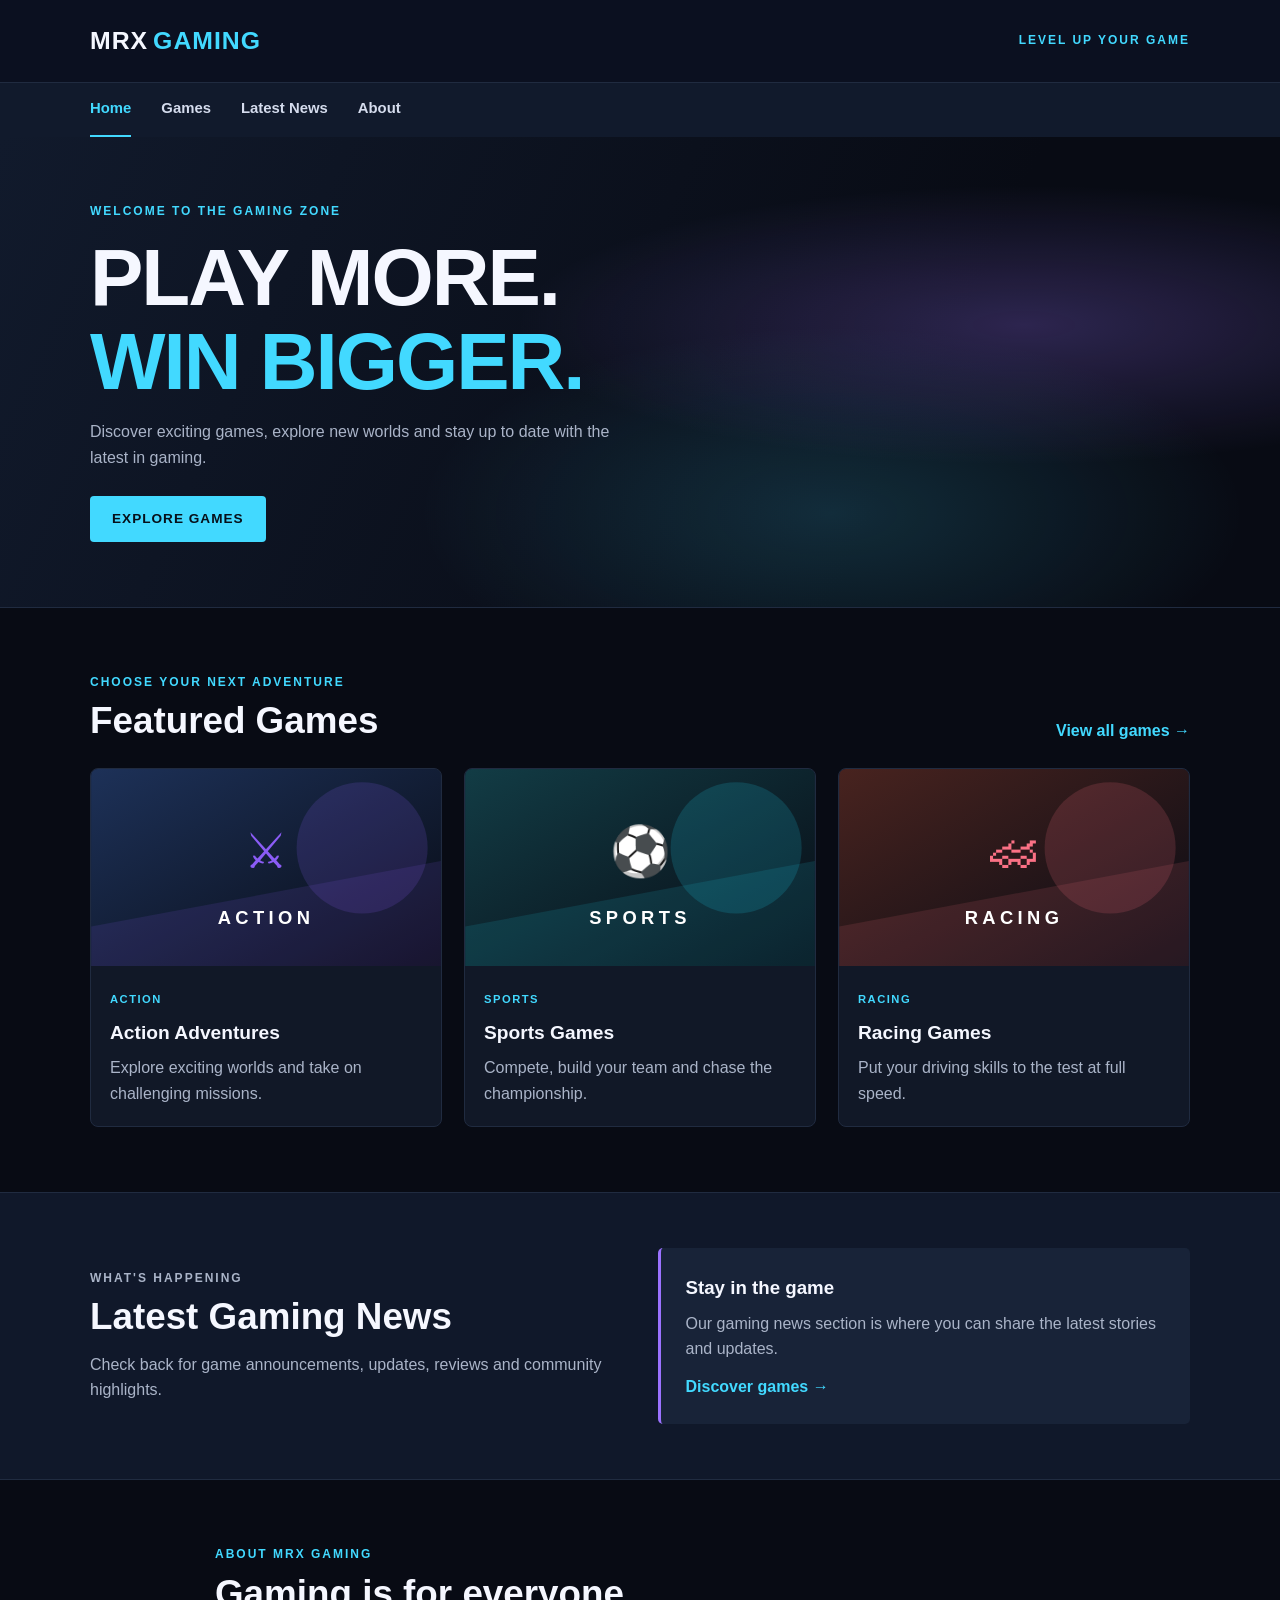
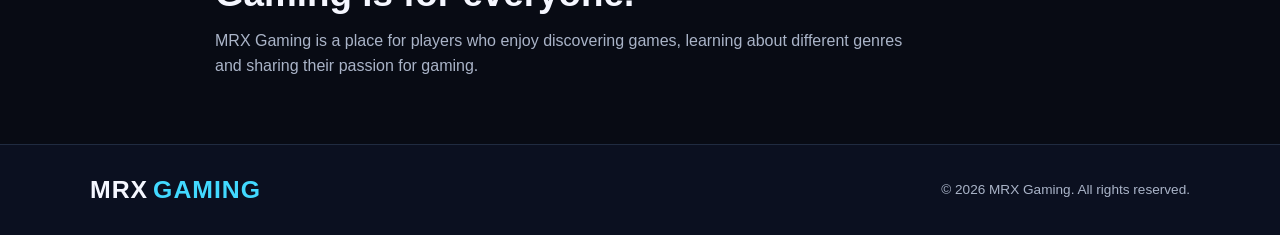
<file: week01/MRX-GAMING/MRX-GAMING/index.html>
<!DOCTYPE html>
<html lang="en">
<head>
    <meta charset="UTF-8">
    <meta name="viewport" content="width=device-width, initial-scale=1.0">
    <meta name="description" content="MRX Gaming - discover games, news and gaming highlights.">
    <title>MRX Gaming | Home</title>
    <link rel="stylesheet" href="css/style.css">
</head>
<body>
    <header class="site-header">
        <div class="container header-content">
            <a class="logo" href="index.html">MRX<span>GAMING</span></a>
            <p class="tagline">LEVEL UP YOUR GAME</p>
        </div>
    </header>

    <nav class="site-nav" aria-label="Main navigation">
        <div class="container nav-content">
            <a class="active" href="index.html">Home</a>
            <a href="games.html">Games</a>
            <a href="#news">Latest News</a>
            <a href="#about">About</a>
        </div>
    </nav>

    <main>
        <section class="hero">
            <div class="container hero-content">
                <p class="eyebrow">WELCOME TO THE GAMING ZONE</p>
                <h1>PLAY MORE.<br><span>WIN BIGGER.</span></h1>
                <p class="hero-copy">Discover exciting games, explore new worlds and stay up to date with the latest in gaming.</p>
                <a class="button" href="games.html">EXPLORE GAMES</a>
            </div>
        </section>

        <section class="section container">
            <div class="section-heading">
                <div>
                    <p class="eyebrow">CHOOSE YOUR NEXT ADVENTURE</p>
                    <h2>Featured Games</h2>
                </div>
                <a class="text-link" href="games.html">View all games &rarr;</a>
            </div>
            <div class="game-grid">
                <article class="game-card">
                    <img src="images/action.svg" alt="Illustration of an action adventure game">
                    <div class="card-content">
                        <span class="game-type">ACTION</span>
                        <h3>Action Adventures</h3>
                        <p>Explore exciting worlds and take on challenging missions.</p>
                    </div>
                </article>
                <article class="game-card">
                    <img src="images/sports.svg" alt="Illustration of a football sports game">
                    <div class="card-content">
                        <span class="game-type">SPORTS</span>
                        <h3>Sports Games</h3>
                        <p>Compete, build your team and chase the championship.</p>
                    </div>
                </article>
                <article class="game-card">
                    <img src="images/racing.svg" alt="Illustration of a racing game">
                    <div class="card-content">
                        <span class="game-type">RACING</span>
                        <h3>Racing Games</h3>
                        <p>Put your driving skills to the test at full speed.</p>
                    </div>
                </article>
            </div>
        </section>

        <section class="news-section" id="news">
            <div class="container news-layout">
                <div>
                    <p class="eyebrow">WHAT'S HAPPENING</p>
                    <h2>Latest Gaming News</h2>
                    <p>Check back for game announcements, updates, reviews and community highlights.</p>
                </div>
                <div class="news-panel">
                    <h3>Stay in the game</h3>
                    <p>Our gaming news section is where you can share the latest stories and updates.</p>
                    <a class="text-link" href="games.html">Discover games &rarr;</a>
                </div>
            </div>
        </section>

        <section class="section container about-section" id="about">
            <p class="eyebrow">ABOUT MRX GAMING</p>
            <h2>Gaming is for everyone.</h2>
            <p>MRX Gaming is a place for players who enjoy discovering games, learning about different genres and sharing their passion for gaming.</p>
        </section>
    </main>

    <footer class="site-footer">
        <div class="container footer-content">
            <a class="logo" href="index.html">MRX<span>GAMING</span></a>
            <p>&copy; 2026 MRX Gaming. All rights reserved.</p>
        </div>
    </footer>
</body>
</html>
</file>
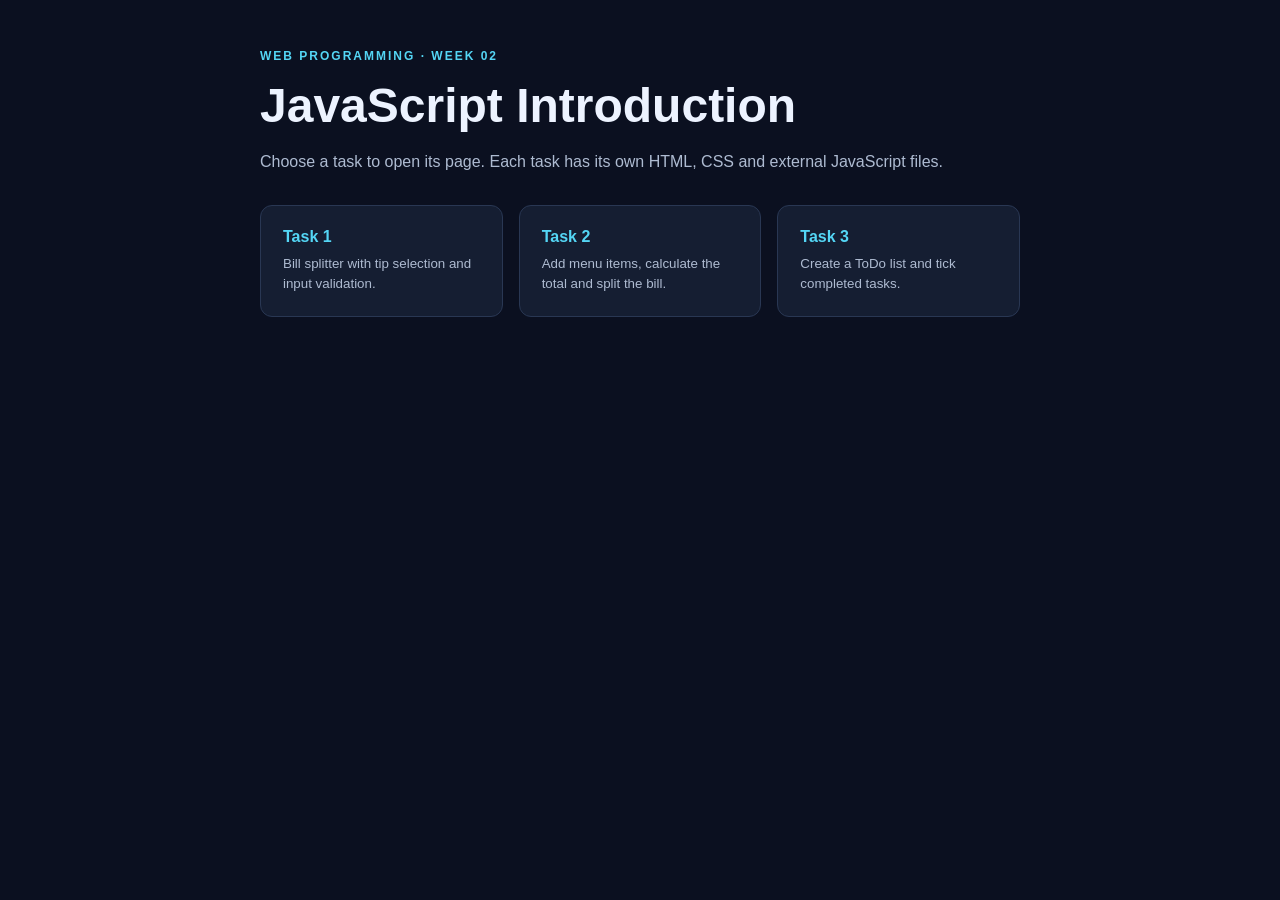
<file: week02/WEEK-02-JAVASCRIPT/WEEK-02-JAVASCRIPT/index.html>
<!DOCTYPE html>
<html lang="en">
<head>
    <meta charset="UTF-8">
    <meta name="viewport" content="width=device-width, initial-scale=1.0">
    <title>Week 2 JavaScript Tasks</title>
    <style>
        * { box-sizing: border-box; }
        body { margin: 0; padding: 35px 16px; background: #0b1020; color: #edf3ff; font-family: Arial, sans-serif; }
        main { width: min(760px, 100%); margin: auto; }
        .eyebrow { color: #54d6f5; font-size: .75rem; font-weight: bold; letter-spacing: 2px; }
        h1 { font-size: clamp(2rem, 7vw, 3rem); margin: 8px 0; }
        p { color: #aebbd1; line-height: 1.6; }
        .cards { display: grid; grid-template-columns: repeat(3, 1fr); gap: 16px; margin-top: 30px; }
        a { display: block; padding: 22px; border: 1px solid #293753; border-radius: 12px; background: #151e32; color: white; text-decoration: none; }
        a:hover { border-color: #54d6f5; transform: translateY(-2px); }
        a strong { display: block; color: #54d6f5; margin-bottom: 8px; }
        small { color: #aebbd1; line-height: 1.5; }
        @media (max-width: 620px) { .cards { grid-template-columns: 1fr; } }
    </style>
</head>
<body>
    <main>
        <p class="eyebrow">WEB PROGRAMMING · WEEK 02</p>
        <h1>JavaScript Introduction</h1>
        <p>Choose a task to open its page. Each task has its own HTML, CSS and external JavaScript files.</p>
        <section class="cards">
            <a href="task1/index.html"><strong>Task 1</strong><small>Bill splitter with tip selection and input validation.</small></a>
            <a href="task2/index.html"><strong>Task 2</strong><small>Add menu items, calculate the total and split the bill.</small></a>
            <a href="task3/index.html"><strong>Task 3</strong><small>Create a ToDo list and tick completed tasks.</small></a>
        </section>
    </main>
</body>
</html>
</file>
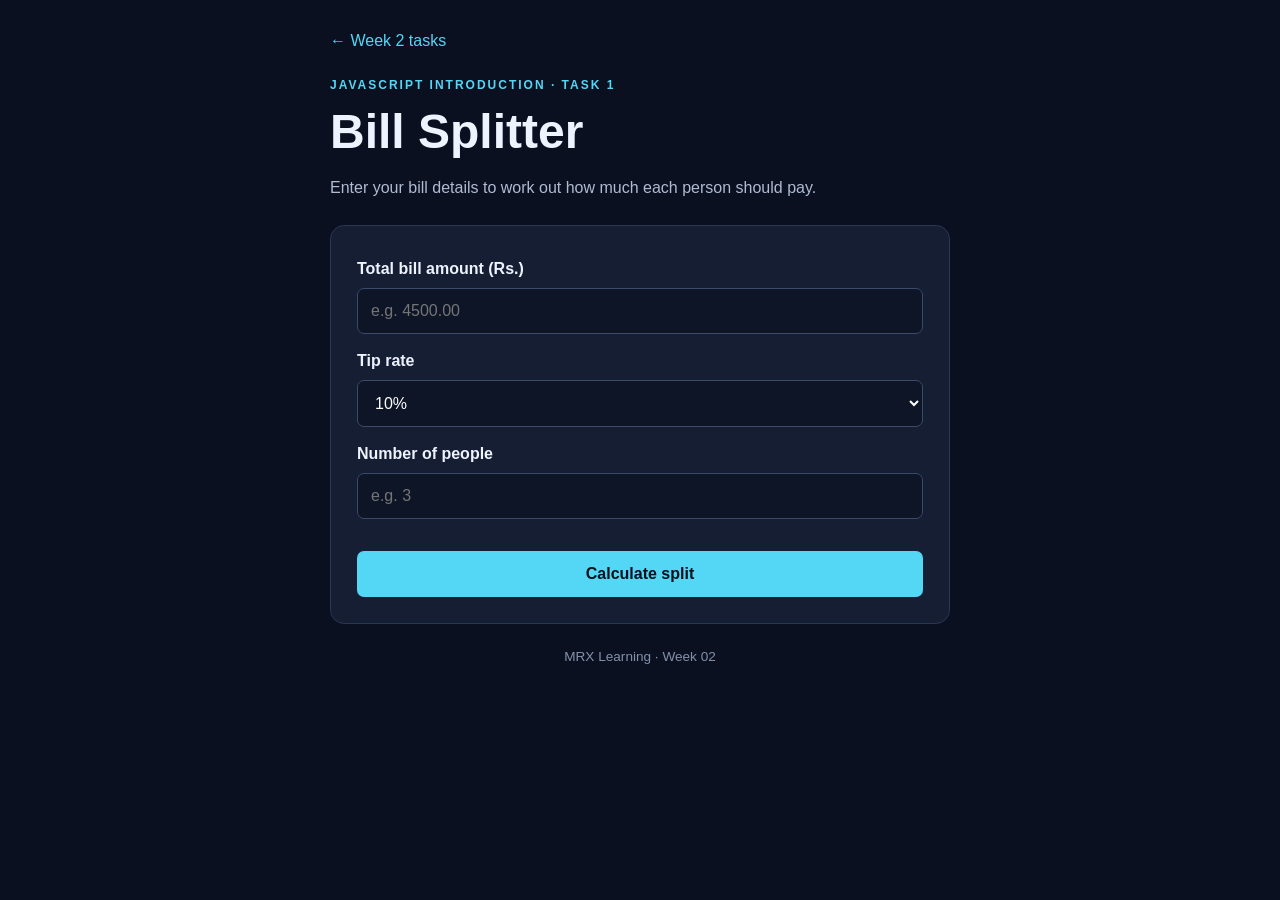
<file: week02/WEEK-02-JAVASCRIPT/WEEK-02-JAVASCRIPT/task1/index.html>
<!DOCTYPE html>
<html lang="en">
<head>
    <meta charset="UTF-8">
    <meta name="viewport" content="width=device-width, initial-scale=1.0">
    <title>Task 1 | Bill Splitter</title>
    <link rel="stylesheet" href="style.css">
    <script src="script.js" defer></script>
</head>
<body>
    <main class="container">
        <a class="back-link" href="../index.html">← Week 2 tasks</a>
        <header>
            <p class="eyebrow">JAVASCRIPT INTRODUCTION · TASK 1</p>
            <h1>Bill Splitter</h1>
            <p>Enter your bill details to work out how much each person should pay.</p>
        </header>

        <section class="panel">
            <form id="billForm" novalidate>
                <label for="billAmount">Total bill amount (Rs.)</label>
                <input id="billAmount" type="number" min="0.01" step="0.01" placeholder="e.g. 4500.00">

                <label for="tipRate">Tip rate</label>
                <select id="tipRate">
                    <option value="0">0%</option>
                    <option value="5">5%</option>
                    <option value="10" selected>10%</option>
                    <option value="15">15%</option>
                    <option value="20">20%</option>
                </select>

                <label for="people">Number of people</label>
                <input id="people" type="number" min="1" step="1" placeholder="e.g. 3">

                <div id="errors" class="errors" role="alert" aria-live="polite"></div>
                <button type="submit">Calculate split</button>
            </form>

            <section id="result" class="result" aria-live="polite" hidden>
                <h2>Bill summary</h2>
                <div class="result-row"><span>Original bill</span><strong id="originalBill">—</strong></div>
                <div class="result-row"><span>Tip amount</span><strong id="tipAmount">—</strong></div>
                <div class="result-row"><span>Total with tip</span><strong id="totalBill">—</strong></div>
                <div class="result-row per-person"><span>Each person pays</span><strong id="perPerson">—</strong></div>
            </section>
        </section>
        <footer>MRX Learning · Week 02</footer>
    </main>
</body>
</html>
</file>
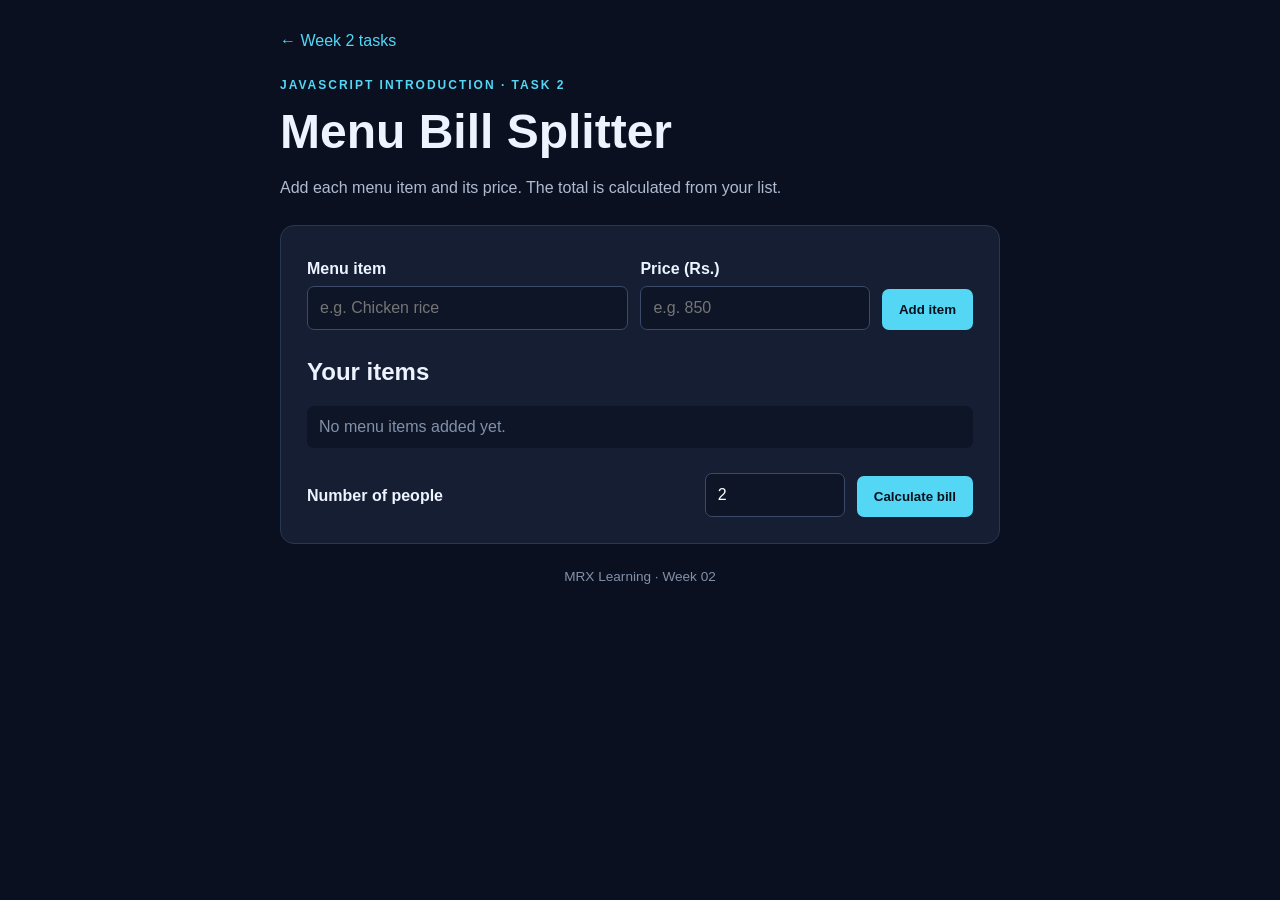
<file: week02/WEEK-02-JAVASCRIPT/WEEK-02-JAVASCRIPT/task2/index.html>
<!DOCTYPE html>
<html lang="en">
<head>
    <meta charset="UTF-8">
    <meta name="viewport" content="width=device-width, initial-scale=1.0">
    <title>Task 2 | Menu Bill Splitter</title>
    <link rel="stylesheet" href="style.css">
    <script src="script.js" defer></script>
</head>
<body>
    <main class="container">
        <a class="back-link" href="../index.html">← Week 2 tasks</a>
        <header>
            <p class="eyebrow">JAVASCRIPT INTRODUCTION · TASK 2</p>
            <h1>Menu Bill Splitter</h1>
            <p>Add each menu item and its price. The total is calculated from your list.</p>
        </header>

        <section class="panel">
            <form id="itemForm" class="item-form" novalidate>
                <div>
                    <label for="itemName">Menu item</label>
                    <input id="itemName" type="text" placeholder="e.g. Chicken rice">
                </div>
                <div>
                    <label for="itemPrice">Price (Rs.)</label>
                    <input id="itemPrice" type="number" min="0.01" step="0.01" placeholder="e.g. 850">
                </div>
                <button type="submit">Add item</button>
            </form>
            <div id="errors" class="errors" role="alert" aria-live="polite"></div>

            <h2>Your items</h2>
            <ul id="itemList" class="item-list">
                <li class="empty">No menu items added yet.</li>
            </ul>

            <div class="split-controls">
                <label for="people">Number of people</label>
                <input id="people" type="number" min="1" step="1" value="2">
                <button id="calculateButton" type="button">Calculate bill</button>
            </div>

            <section id="result" class="result" aria-live="polite" hidden>
                <div class="result-row"><span>Bill total</span><strong id="billTotal">—</strong></div>
                <div class="result-row per-person"><span>Each person pays</span><strong id="perPerson">—</strong></div>
            </section>
        </section>
        <footer>MRX Learning · Week 02</footer>
    </main>
</body>
</html>
</file>
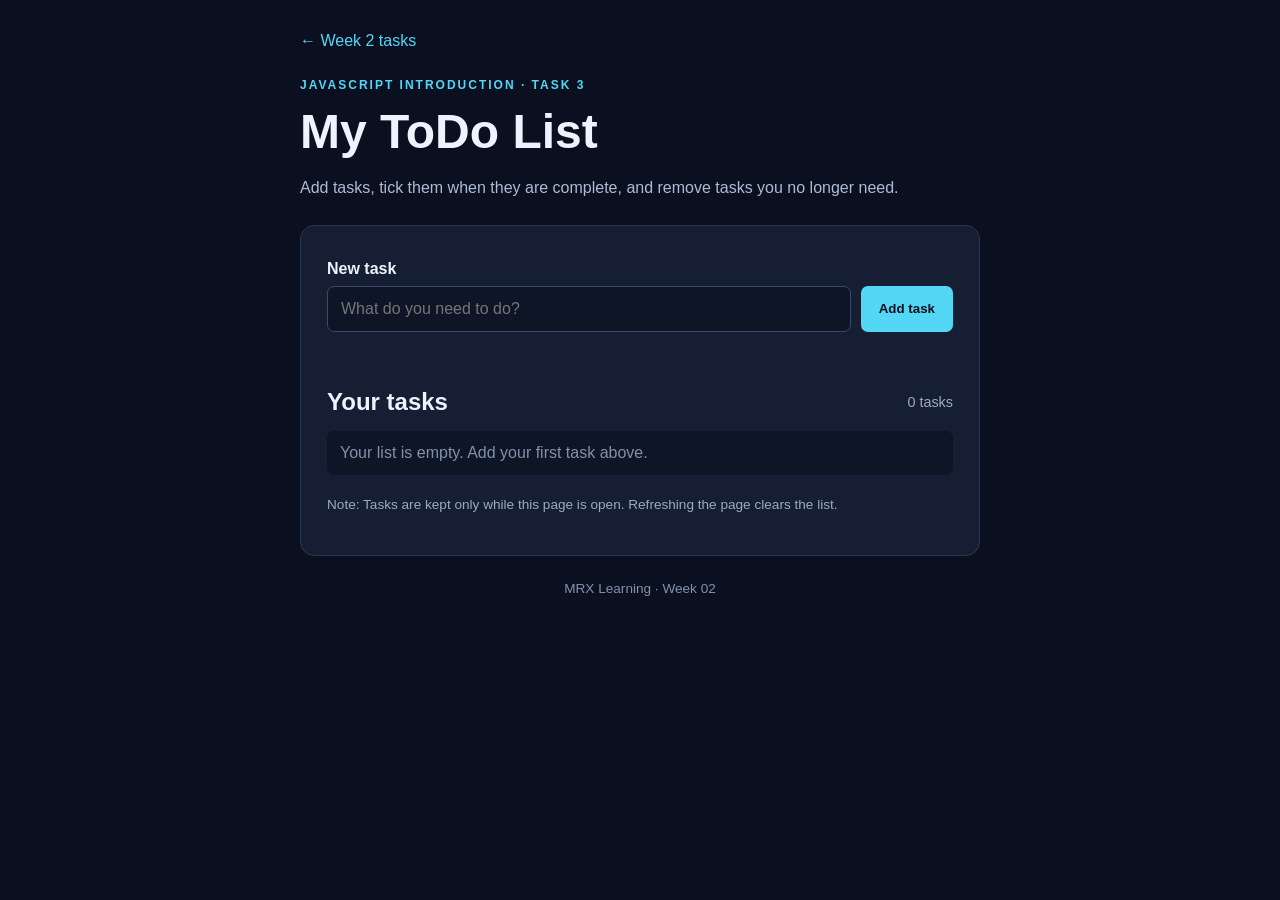
<file: week02/WEEK-02-JAVASCRIPT/WEEK-02-JAVASCRIPT/task3/index.html>
<!DOCTYPE html>
<html lang="en">
<head>
    <meta charset="UTF-8">
    <meta name="viewport" content="width=device-width, initial-scale=1.0">
    <title>Task 3 | ToDo List</title>
    <link rel="stylesheet" href="style.css">
    <script src="script.js" defer></script>
</head>
<body>
    <main class="container">
        <a class="back-link" href="../index.html">← Week 2 tasks</a>
        <header>
            <p class="eyebrow">JAVASCRIPT INTRODUCTION · TASK 3</p>
            <h1>My ToDo List</h1>
            <p>Add tasks, tick them when they are complete, and remove tasks you no longer need.</p>
        </header>

        <section class="panel">
            <form id="todoForm">
                <label for="taskInput">New task</label>
                <div class="add-row">
                    <input id="taskInput" type="text" placeholder="What do you need to do?" autocomplete="off">
                    <button type="submit">Add task</button>
                </div>
            </form>
            <p id="message" class="message" role="alert" aria-live="polite"></p>
            <div class="list-heading">
                <h2>Your tasks</h2>
                <span id="taskCount">0 tasks</span>
            </div>
            <ul id="todoList" class="todo-list">
                <li class="empty">Your list is empty. Add your first task above.</li>
            </ul>
            <p class="note">Note: Tasks are kept only while this page is open. Refreshing the page clears the list.</p>
        </section>
        <footer>MRX Learning · Week 02</footer>
    </main>
</body>
</html>
</file>
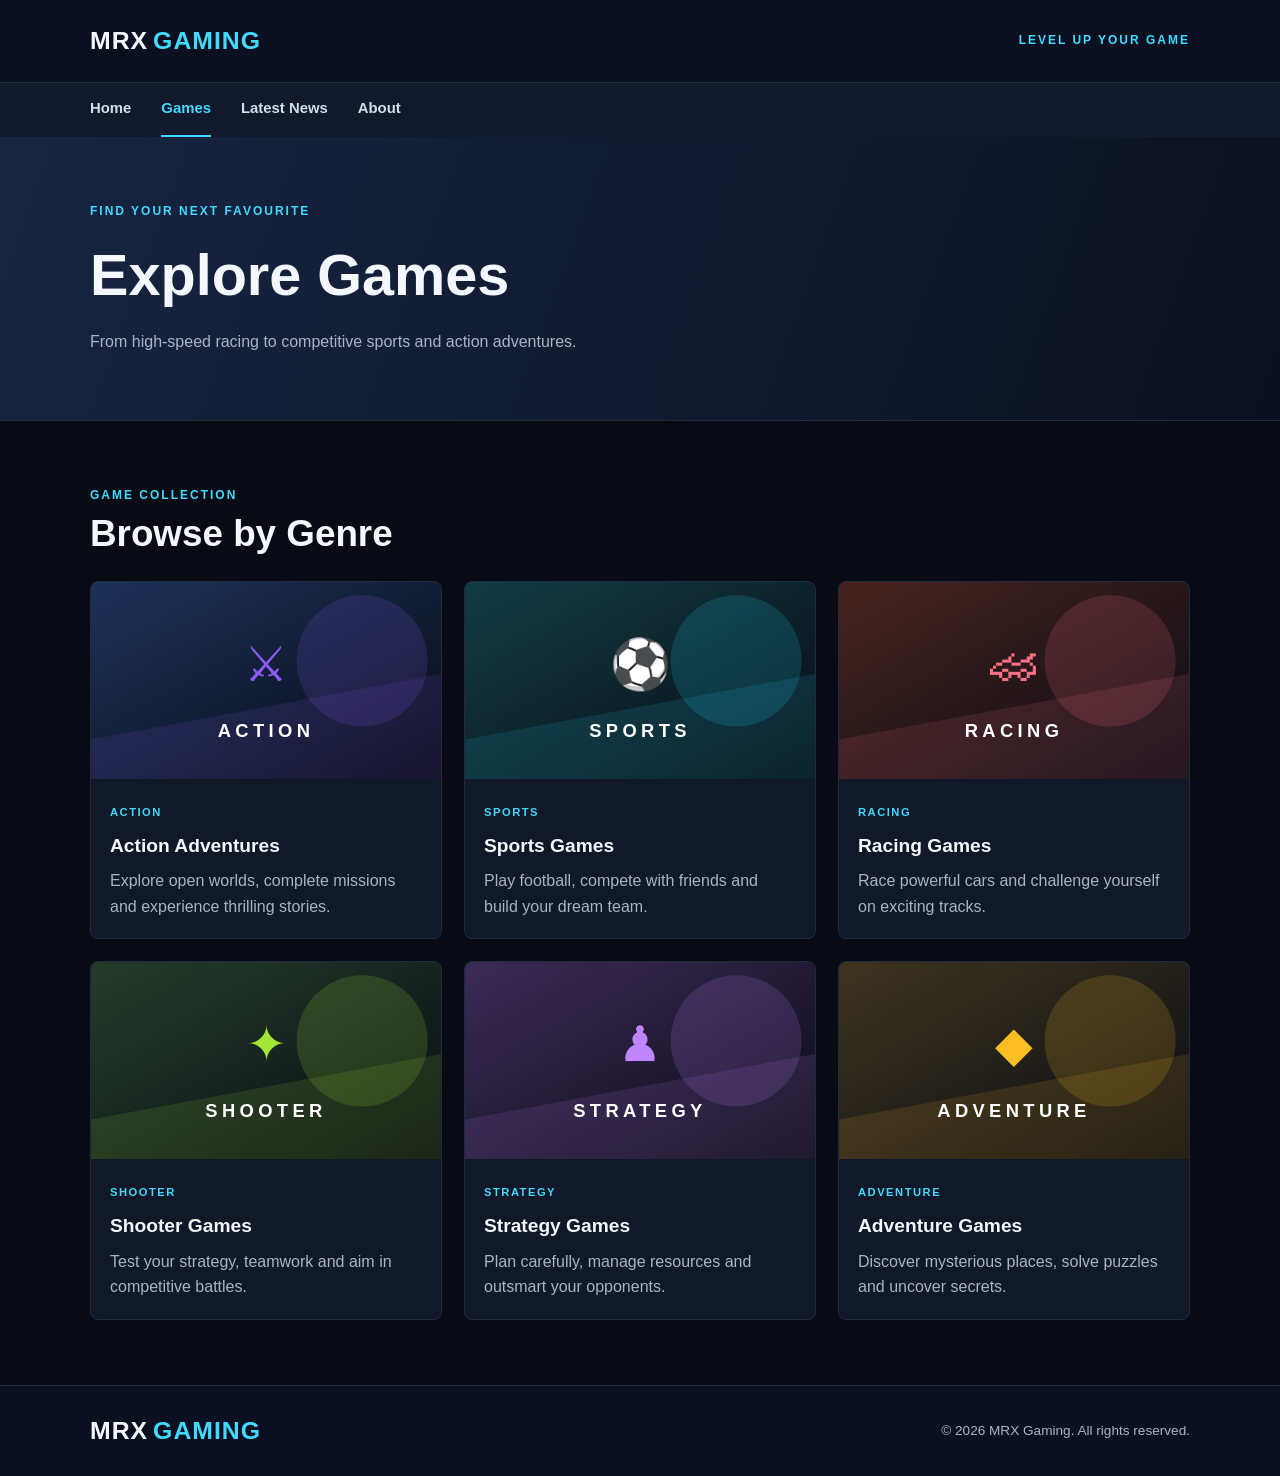
<file: week01/MRX-GAMING/MRX-GAMING/games.html>
<!DOCTYPE html>
<html lang="en">
<head>
    <meta charset="UTF-8">
    <meta name="viewport" content="width=device-width, initial-scale=1.0">
    <meta name="description" content="Explore action, sports and racing games at MRX Gaming.">
    <title>MRX Gaming | Games</title>
    <link rel="stylesheet" href="css/style.css">
</head>
<body>
    <header class="site-header">
        <div class="container header-content">
            <a class="logo" href="index.html">MRX<span>GAMING</span></a>
            <p class="tagline">LEVEL UP YOUR GAME</p>
        </div>
    </header>

    <nav class="site-nav" aria-label="Main navigation">
        <div class="container nav-content">
            <a href="index.html">Home</a>
            <a class="active" href="games.html">Games</a>
            <a href="index.html#news">Latest News</a>
            <a href="index.html#about">About</a>
        </div>
    </nav>

    <main>
        <section class="page-banner">
            <div class="container">
                <p class="eyebrow">FIND YOUR NEXT FAVOURITE</p>
                <h1>Explore Games</h1>
                <p>From high-speed racing to competitive sports and action adventures.</p>
            </div>
        </section>

        <section class="section container">
            <div class="section-heading">
                <div>
                    <p class="eyebrow">GAME COLLECTION</p>
                    <h2>Browse by Genre</h2>
                </div>
            </div>
            <div class="game-grid">
                <article class="game-card">
                    <img src="images/action.svg" alt="Action adventure game artwork">
                    <div class="card-content">
                        <span class="game-type">ACTION</span>
                        <h3>Action Adventures</h3>
                        <p>Explore open worlds, complete missions and experience thrilling stories.</p>
                    </div>
                </article>
                <article class="game-card">
                    <img src="images/sports.svg" alt="Football sports game artwork">
                    <div class="card-content">
                        <span class="game-type">SPORTS</span>
                        <h3>Sports Games</h3>
                        <p>Play football, compete with friends and build your dream team.</p>
                    </div>
                </article>
                <article class="game-card">
                    <img src="images/racing.svg" alt="Racing game artwork">
                    <div class="card-content">
                        <span class="game-type">RACING</span>
                        <h3>Racing Games</h3>
                        <p>Race powerful cars and challenge yourself on exciting tracks.</p>
                    </div>
                </article>
                <article class="game-card">
                    <img src="images/shooter.svg" alt="Shooter game artwork">
                    <div class="card-content">
                        <span class="game-type">SHOOTER</span>
                        <h3>Shooter Games</h3>
                        <p>Test your strategy, teamwork and aim in competitive battles.</p>
                    </div>
                </article>
                <article class="game-card">
                    <img src="images/strategy.svg" alt="Strategy game artwork">
                    <div class="card-content">
                        <span class="game-type">STRATEGY</span>
                        <h3>Strategy Games</h3>
                        <p>Plan carefully, manage resources and outsmart your opponents.</p>
                    </div>
                </article>
                <article class="game-card">
                    <img src="images/adventure.svg" alt="Adventure game artwork">
                    <div class="card-content">
                        <span class="game-type">ADVENTURE</span>
                        <h3>Adventure Games</h3>
                        <p>Discover mysterious places, solve puzzles and uncover secrets.</p>
                    </div>
                </article>
            </div>
        </section>
    </main>

    <footer class="site-footer">
        <div class="container footer-content">
            <a class="logo" href="index.html">MRX<span>GAMING</span></a>
            <p>&copy; 2026 MRX Gaming. All rights reserved.</p>
        </div>
    </footer>
</body>
</html>
</file>
<file: week01/MRX-GAMING/MRX-GAMING/css/style.css>
/* MRX Gaming - pure CSS responsive website */
:root {
    --background: #080b14;
    --surface: #111827;
    --surface-light: #182338;
    --text: #f5f7ff;
    --muted: #aab4c8;
    --accent: #42d9ff;
    --accent-purple: #9b72ff;
}

* {
    margin: 0;
    padding: 0;
    box-sizing: border-box;
}

html {
    scroll-behavior: smooth;
}

body {
    font-family: Arial, Helvetica, sans-serif;
    line-height: 1.6;
    color: var(--text);
    background: var(--background);
}

img {
    display: block;
    max-width: 100%;
}

.container {
    width: min(1100px, 90%);
    margin: 0 auto;
}

.site-header {
    background: #0b1020;
    border-bottom: 1px solid #202b40;
}

.header-content,
.footer-content {
    min-height: 82px;
    display: flex;
    align-items: center;
    justify-content: space-between;
    gap: 18px;
}

.logo {
    color: var(--text);
    font-size: 1.55rem;
    font-weight: 900;
    letter-spacing: 1px;
    text-decoration: none;
}

.logo span {
    color: var(--accent);
    margin-left: 5px;
}

.tagline,
.eyebrow {
    color: var(--accent);
    font-size: 0.75rem;
    font-weight: 800;
    letter-spacing: 2px;
}

.site-nav {
    background: #111a2c;
}

.nav-content {
    display: flex;
    align-items: center;
    gap: 30px;
    min-height: 52px;
}

.nav-content a {
    color: #d5dced;
    text-decoration: none;
    font-size: 0.93rem;
    font-weight: 700;
    padding: 14px 0;
    border-bottom: 2px solid transparent;
}

.nav-content a:hover,
.nav-content a.active {
    color: var(--accent);
    border-bottom-color: var(--accent);
}

.hero {
    min-height: 410px;
    display: flex;
    align-items: center;
    background:
        radial-gradient(ellipse at 80% 40%, rgba(155, 114, 255, 0.25), transparent 35%),
        radial-gradient(ellipse at 65% 80%, rgba(66, 217, 255, 0.16), transparent 35%),
        linear-gradient(115deg, #111a2c, #080b14 70%);
    border-bottom: 1px solid #202b40;
}

.hero-content {
    padding-top: 65px;
    padding-bottom: 65px;
}

.hero h1 {
    font-size: clamp(2.7rem, 7vw, 5rem);
    line-height: 1.05;
    margin: 15px 0;
    letter-spacing: -2px;
}

.hero h1 span {
    color: var(--accent);
}

.hero-copy {
    max-width: 540px;
    color: var(--muted);
    margin-bottom: 26px;
}

.button {
    display: inline-block;
    padding: 12px 22px;
    background: var(--accent);
    color: #06101a;
    text-decoration: none;
    font-size: 0.85rem;
    font-weight: 900;
    letter-spacing: 1px;
    border-radius: 4px;
}

.button:hover {
    background: #a3efff;
}

.section {
    padding-top: 65px;
    padding-bottom: 65px;
}

.section-heading {
    display: flex;
    justify-content: space-between;
    align-items: end;
    gap: 20px;
    margin-bottom: 25px;
}

h2 {
    font-size: clamp(1.7rem, 4vw, 2.3rem);
    line-height: 1.2;
    margin-top: 7px;
}

.text-link {
    color: var(--accent);
    text-decoration: none;
    font-weight: 700;
}

.text-link:hover {
    text-decoration: underline;
}

.game-grid {
    display: grid;
    grid-template-columns: repeat(3, minmax(0, 1fr));
    gap: 22px;
}

.game-card {
    overflow: hidden;
    background: var(--surface);
    border: 1px solid #202b40;
    border-radius: 8px;
    transition: transform 0.2s ease, border-color 0.2s ease;
}

.game-card:hover {
    transform: translateY(-4px);
    border-color: var(--accent);
}

.game-card img {
    width: 100%;
    aspect-ratio: 16 / 9;
    object-fit: cover;
    background: var(--surface-light);
}

.card-content {
    padding: 19px;
}

.game-type {
    color: var(--accent);
    font-size: 0.7rem;
    font-weight: 900;
    letter-spacing: 1.5px;
}

.card-content h3 {
    margin: 7px 0;
    font-size: 1.2rem;
}

.card-content p,
.news-layout p,
.about-section > p:last-child {
    color: var(--muted);
}

.news-section {
    padding: 55px 0;
    background: #10182a;
    border-top: 1px solid #202b40;
    border-bottom: 1px solid #202b40;
}

.news-layout {
    display: grid;
    grid-template-columns: 1fr 1fr;
    gap: 35px;
    align-items: center;
}

.news-layout h2 {
    margin-bottom: 12px;
}

.news-panel {
    padding: 25px;
    background: var(--surface-light);
    border-left: 3px solid var(--accent-purple);
    border-radius: 5px;
}

.news-panel h3 {
    margin-bottom: 8px;
}

.news-panel p {
    margin-bottom: 12px;
}

.about-section {
    max-width: 850px;
}

.about-section > p:last-child {
    max-width: 700px;
    margin-top: 12px;
}

.page-banner {
    padding: 65px 0;
    background: linear-gradient(110deg, #172542, #0b1020);
    border-bottom: 1px solid #202b40;
}

.page-banner h1 {
    font-size: clamp(2.2rem, 6vw, 3.6rem);
    margin: 8px 0;
}

.page-banner p:last-child {
    color: var(--muted);
}

.site-footer {
    background: #0b1020;
    border-top: 1px solid #202b40;
}

.footer-content {
    min-height: 90px;
}

.footer-content p {
    color: var(--muted);
    font-size: 0.85rem;
}

/* Tablet layout */
@media (max-width: 800px) {
    .game-grid {
        grid-template-columns: repeat(2, minmax(0, 1fr));
    }

    .news-layout {
        grid-template-columns: 1fr;
    }
}

/* Mobile layout */
@media (max-width: 540px) {
    .header-content,
    .footer-content {
        align-items: flex-start;
        flex-direction: column;
        justify-content: center;
        padding-top: 15px;
        padding-bottom: 15px;
    }

    .tagline {
        font-size: 0.65rem;
    }

    .nav-content {
        justify-content: center;
        flex-wrap: wrap;
        gap: 18px;
    }

    .nav-content a {
        font-size: 0.85rem;
    }

    .hero {
        min-height: 360px;
    }

    .section {
        padding-top: 45px;
        padding-bottom: 45px;
    }

    .section-heading {
        align-items: flex-start;
        flex-direction: column;
    }

    .game-grid {
        grid-template-columns: 1fr;
    }

    .page-banner {
        padding: 45px 0;
    }
}
</file>
<file: week02/WEEK-02-JAVASCRIPT/WEEK-02-JAVASCRIPT/task1/style.css>
* { box-sizing: border-box; }
body {
    margin: 0; min-height: 100vh; padding: 32px 16px;
    font-family: Arial, Helvetica, sans-serif; color: #edf3ff;
    background: #0b1020;
}
.container { width: min(620px, 100%); margin: 0 auto; }
.back-link { color: #54d6f5; text-decoration: none; }
header { margin: 28px 0 24px; }
.eyebrow { color: #54d6f5; font-size: .75rem; font-weight: bold; letter-spacing: 2px; }
h1 { margin: 8px 0; font-size: clamp(2rem, 7vw, 3rem); }
header p:last-child { color: #aebbd1; line-height: 1.6; }
.panel { padding: 26px; background: #151e32; border: 1px solid #293753; border-radius: 14px; }
form { display: grid; gap: 10px; }
label { margin-top: 8px; font-weight: bold; }
input, select {
    width: 100%; padding: 13px; border: 1px solid #3b4a68; border-radius: 7px;
    background: #0d1527; color: #fff; font-size: 1rem;
}
input:focus, select:focus { outline: 2px solid #54d6f5; border-color: transparent; }
button {
    margin-top: 12px; padding: 14px; border: 0; border-radius: 7px;
    background: #54d6f5; color: #07111d; font-weight: bold; font-size: 1rem; cursor: pointer;
}
button:hover { background: #9aeaff; }
.errors { color: #ff9caa; font-size: .92rem; line-height: 1.5; }
.errors ul { margin: 4px 0; padding-left: 22px; }
.result { margin-top: 24px; padding: 20px; border-radius: 10px; background: #0d1527; }
.result h2 { margin-top: 0; }
.result-row { display: flex; justify-content: space-between; gap: 16px; padding: 10px 0; border-bottom: 1px solid #293753; }
.per-person { color: #72e5bd; font-size: 1.1rem; border: 0; }
footer { padding: 25px 0; text-align: center; color: #8291aa; font-size: .85rem; }
@media (max-width: 420px) {
    .panel { padding: 18px; }
    .result-row { font-size: .92rem; }
}
</file>
<file: week02/WEEK-02-JAVASCRIPT/WEEK-02-JAVASCRIPT/task2/style.css>
* { box-sizing: border-box; }
body { margin: 0; min-height: 100vh; padding: 32px 16px; font-family: Arial, sans-serif; color: #edf3ff; background: #0b1020; }
.container { width: min(720px, 100%); margin: auto; }
.back-link { color: #54d6f5; text-decoration: none; }
header { margin: 28px 0 24px; }
.eyebrow { color: #54d6f5; font-size: .75rem; font-weight: bold; letter-spacing: 2px; }
h1 { margin: 8px 0; font-size: clamp(2rem, 7vw, 3rem); }
header p:last-child { color: #aebbd1; line-height: 1.6; }
.panel { padding: 26px; background: #151e32; border: 1px solid #293753; border-radius: 14px; }
.item-form { display: grid; grid-template-columns: 1.4fr 1fr auto; gap: 12px; align-items: end; }
label { display: block; margin: 8px 0; font-weight: bold; }
input { width: 100%; padding: 12px; border: 1px solid #3b4a68; border-radius: 7px; background: #0d1527; color: white; font-size: 1rem; }
input:focus { outline: 2px solid #54d6f5; }
button { padding: 13px 17px; border: 0; border-radius: 7px; background: #54d6f5; color: #07111d; font-weight: bold; cursor: pointer; }
button:hover { background: #9aeaff; }
h2 { margin-top: 28px; }
.errors { color: #ff9caa; margin-top: 12px; }
.item-list { list-style: none; padding: 0; margin: 12px 0; }
.item-list li { display: flex; justify-content: space-between; align-items: center; gap: 12px; padding: 12px; margin-bottom: 8px; background: #0d1527; border-radius: 7px; }
.item-list .empty { color: #8291aa; }
.item-info { overflow-wrap: anywhere; }
.remove-button { padding: 7px 10px; background: #633047; color: #fff; flex-shrink: 0; }
.split-controls { display: grid; grid-template-columns: 1fr 140px auto; align-items: end; gap: 12px; margin-top: 25px; }
.split-controls label { margin-bottom: 12px; }
.result { margin-top: 22px; padding: 18px; border-radius: 10px; background: #0d1527; }
.result-row { display: flex; justify-content: space-between; gap: 12px; padding: 10px 0; border-bottom: 1px solid #293753; }
.per-person { color: #72e5bd; border: 0; font-size: 1.1rem; }
footer { padding: 25px 0; text-align: center; color: #8291aa; font-size: .85rem; }
@media (max-width: 620px) {
    .panel { padding: 18px; }
    .item-form, .split-controls { grid-template-columns: 1fr; }
    .item-form button, .split-controls button { width: 100%; }
}
</file>
<file: week02/WEEK-02-JAVASCRIPT/WEEK-02-JAVASCRIPT/task3/style.css>
* { box-sizing: border-box; }
body { margin: 0; min-height: 100vh; padding: 32px 16px; font-family: Arial, sans-serif; color: #edf3ff; background: #0b1020; }
.container { width: min(680px, 100%); margin: auto; }
.back-link { color: #54d6f5; text-decoration: none; }
header { margin: 28px 0 24px; }
.eyebrow { color: #54d6f5; font-size: .75rem; font-weight: bold; letter-spacing: 2px; }
h1 { margin: 8px 0; font-size: clamp(2rem, 7vw, 3rem); }
header p:last-child { color: #aebbd1; line-height: 1.6; }
.panel { padding: 26px; background: #151e32; border: 1px solid #293753; border-radius: 14px; }
label { display: block; margin: 8px 0; font-weight: bold; }
.add-row { display: flex; gap: 10px; }
input { flex: 1; min-width: 0; padding: 13px; border: 1px solid #3b4a68; border-radius: 7px; background: #0d1527; color: white; font-size: 1rem; }
input:focus { outline: 2px solid #54d6f5; }
button { padding: 13px 18px; border: 0; border-radius: 7px; background: #54d6f5; color: #07111d; font-weight: bold; cursor: pointer; }
button:hover { background: #9aeaff; }
.message { color: #ff9caa; min-height: 1.4em; }
.list-heading { display: flex; align-items: center; justify-content: space-between; gap: 12px; margin-top: 18px; }
.list-heading h2 { margin: 0; }
#taskCount { color: #9baac2; font-size: .9rem; }
.todo-list { list-style: none; padding: 0; margin: 15px 0; }
.todo-list li { display: flex; align-items: center; gap: 12px; padding: 13px; margin-bottom: 9px; background: #0d1527; border-radius: 7px; }
.todo-list input[type="checkbox"] { flex: 0 0 auto; width: 19px; height: 19px; accent-color: #54d6f5; }
.task-text { flex: 1; overflow-wrap: anywhere; }
.todo-list li.completed .task-text { color: #8291aa; text-decoration: line-through; }
.delete-button { padding: 7px 10px; background: #633047; color: white; }
.empty { color: #8291aa; }
.note { margin-top: 20px; color: #9baac2; font-size: .85rem; line-height: 1.5; }
footer { padding: 25px 0; text-align: center; color: #8291aa; font-size: .85rem; }
@media (max-width: 480px) {
    .panel { padding: 18px; }
    .add-row { flex-direction: column; }
    .add-row button { width: 100%; }
    .todo-list li { gap: 8px; }
}
</file>
